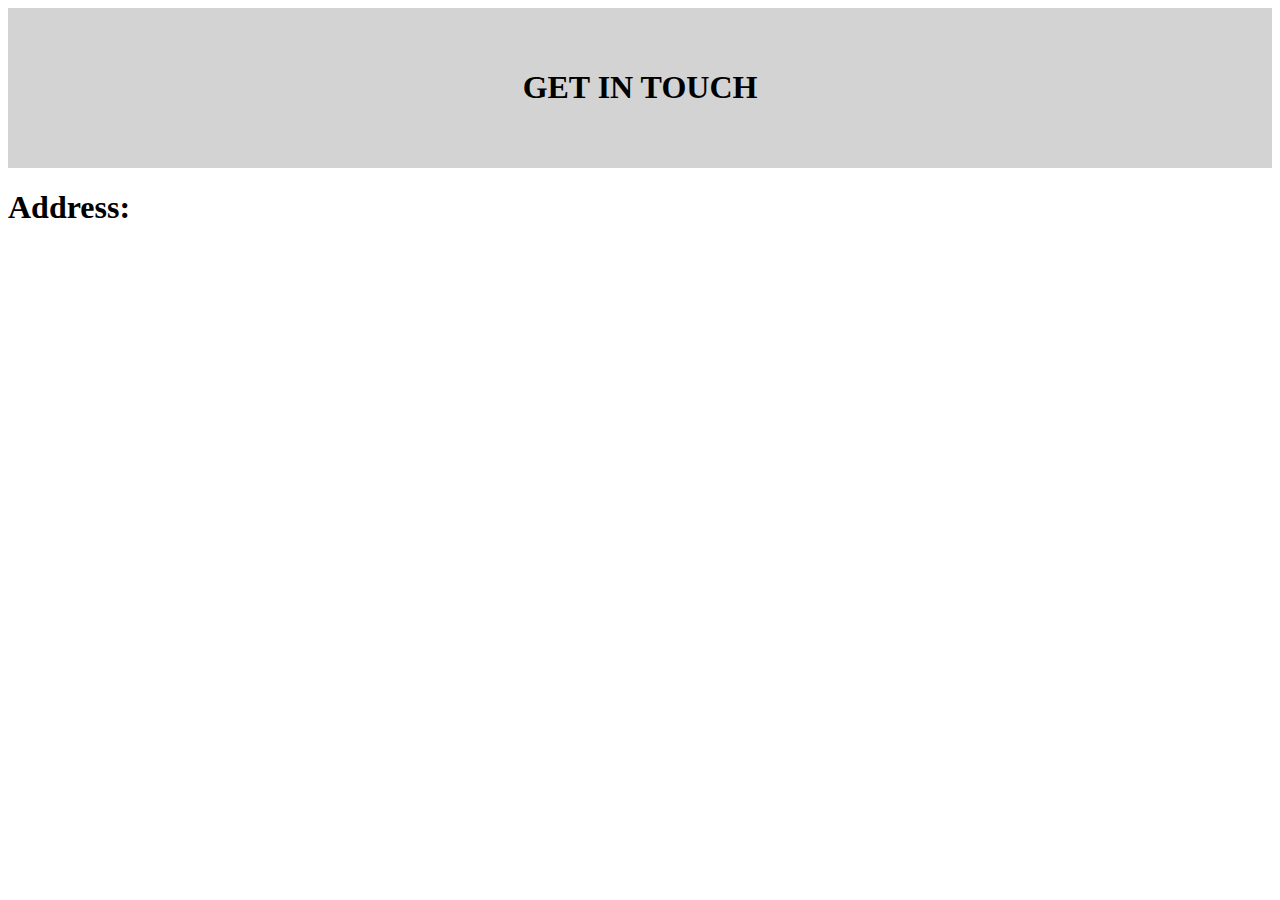
<file: contact.html>
<!DOCTYPE html>
<html lang="en">
 <head>
  <title>Contact Us</title>
 </head>
 <style>
 header
 {
	text-align:center;
    padding:40px;
	background-color:LightGray;
 }
 </style>
 <body>
 <header>
  <h1>GET IN TOUCH</h1>
  </header>
  <main>
  <section>
  <h1>Address:
  </main>
 </body>
</html>
</file>
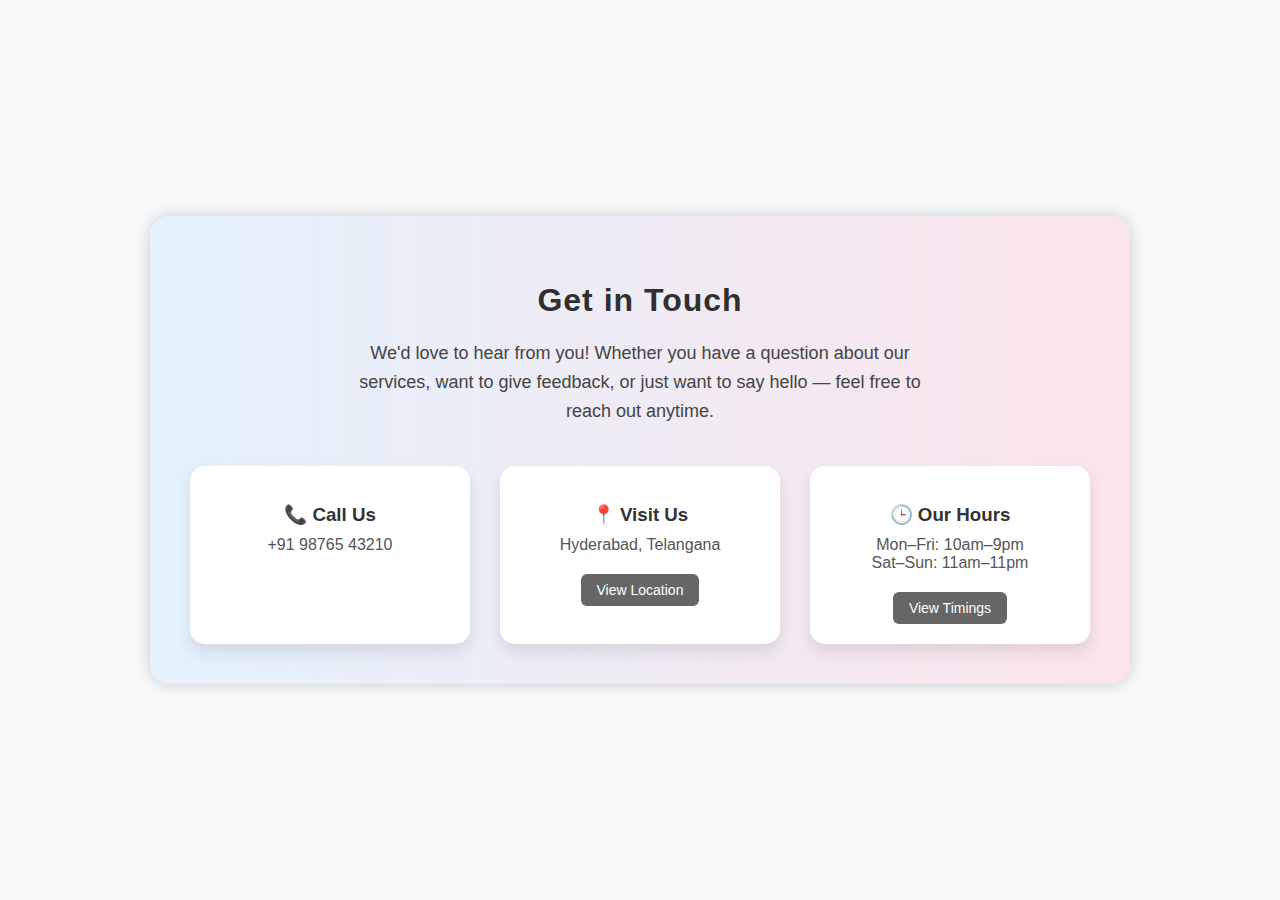
<file: home.html>
<!DOCTYPE html>
<html lang="en">
<head>
  <meta charset="UTF-8">
  <link rel="stylesheet" href="home.css">
</head>
<body>

  <section class="contact-highlight">
    <h2>Get in Touch</h2>
    <p class="intro-text">
      We'd love to hear from you! Whether you have a question about our services, want to give feedback, 
      or just want to say hello — feel free to reach out anytime.
    </p>

    <div class="contact-cards">
      <div class="card">
        <h3>📞 Call Us</h3>
        <p>+91 98765 43210</p>
      </div>

      <div class="card">
        <h3>📍 Visit Us</h3>
        <p>Hyderabad, Telangana</p>
        <a href="location.html" class="contact-btn">View Location</a>
      </div>

      <div class="card">
        <h3>🕒 Our Hours</h3>
        <p>Mon–Fri: 10am–9pm<br>Sat–Sun: 11am–11pm</p>
        <a href="opening.html" class="contact-btn">View Timings</a>
      </div>
    </div>
  </section>

</body>
</html>
</file>
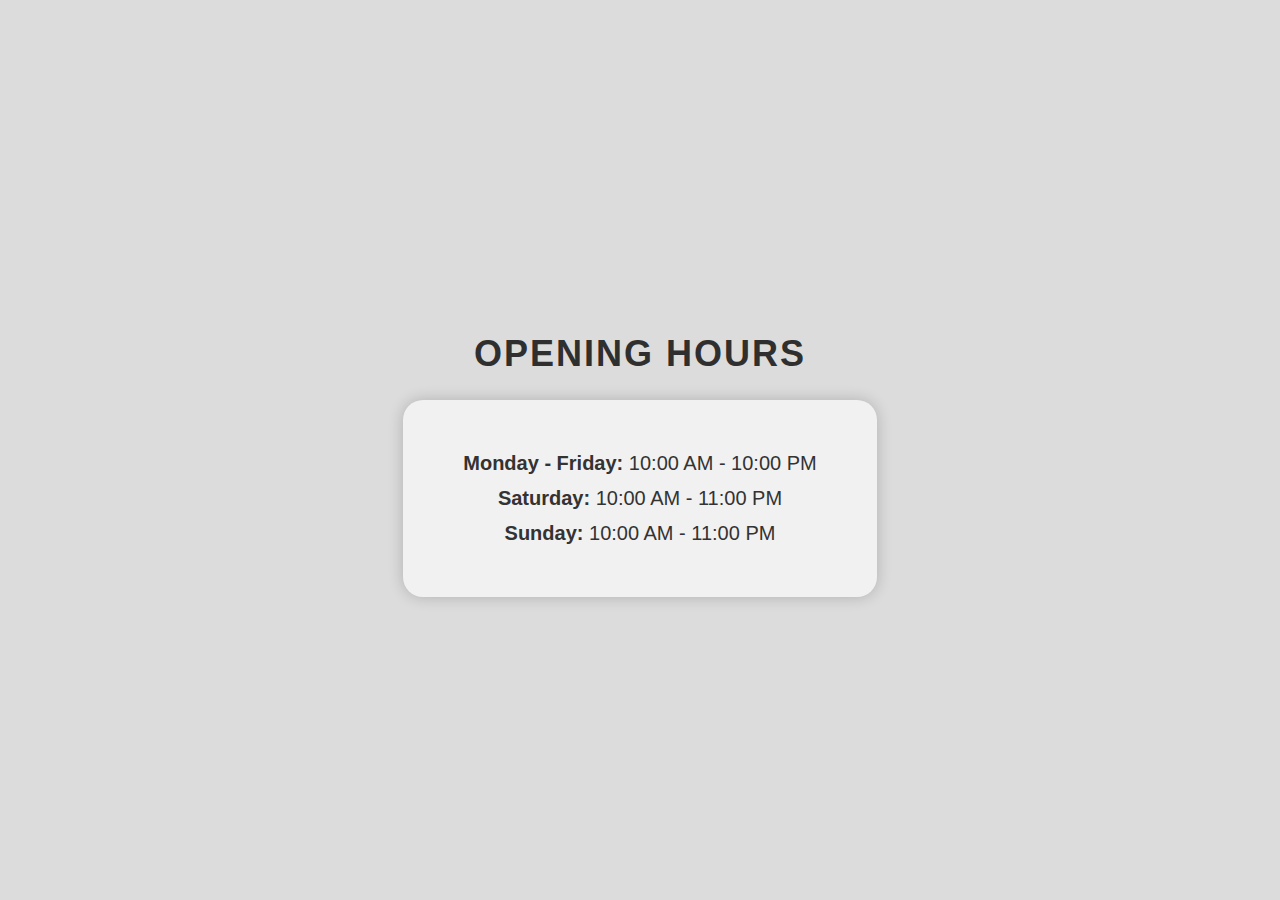
<file: opening.html>
<!DOCTYPE html>
<html>
<head>
    <title>Opening Times</title>
    <link rel="stylesheet" href="opening.css">
</head>
<body>
    <h1>Opening Hours</h1>
    <div class="opening-container">
        <p><strong>Monday - Friday:</strong> 10:00 AM - 10:00 PM</p>
        <p><strong>Saturday:</strong> 10:00 AM - 11:00 PM</p>
        <p><strong>Sunday:</strong> 10:00 AM - 11:00 PM</p>
    </div>
</body>
</html>
</file>
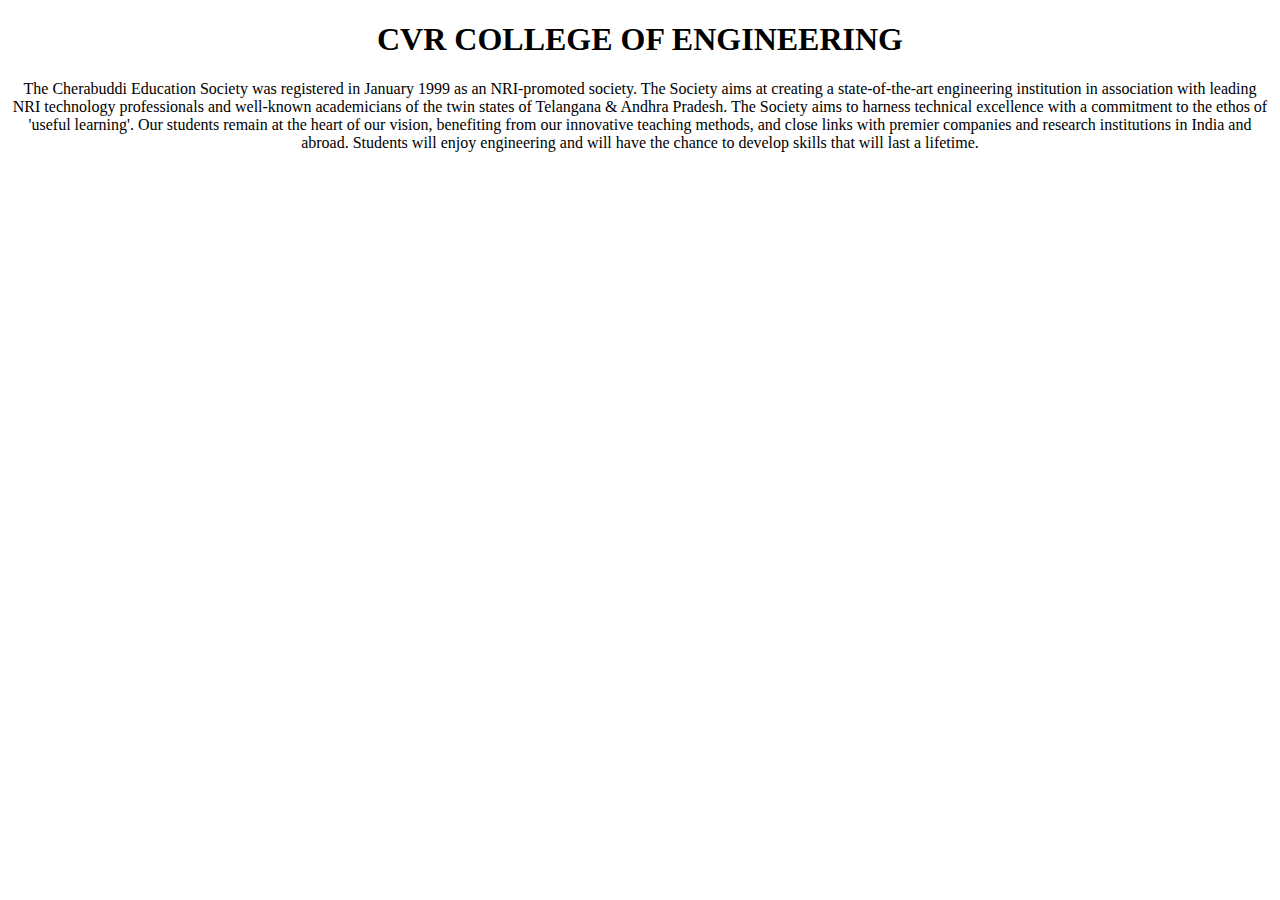
<file: AWT_HTML/Home.html>
<!DOCTYPE html>
<head>
<title>Home</title>
</head>
<style>
body{
text-align:center;
}
</style>
<body>
<h1>CVR COLLEGE OF ENGINEERING</h1>
<p>The Cherabuddi Education Society was registered in January 1999 as an NRI-promoted society. The Society  aims at creating a state-of-the-art engineering institution in association with leading NRI technology professionals and well-known academicians of the twin states of Telangana & Andhra Pradesh.  The Society aims to harness technical excellence with a commitment to the ethos of 'useful learning'. 
Our students remain at the heart of our vision, benefiting from our innovative teaching methods, and close links with premier companies and research institutions in India and abroad. Students will enjoy engineering and will have the chance to develop skills that will last a lifetime.</p>
</body>
</html>
</file>
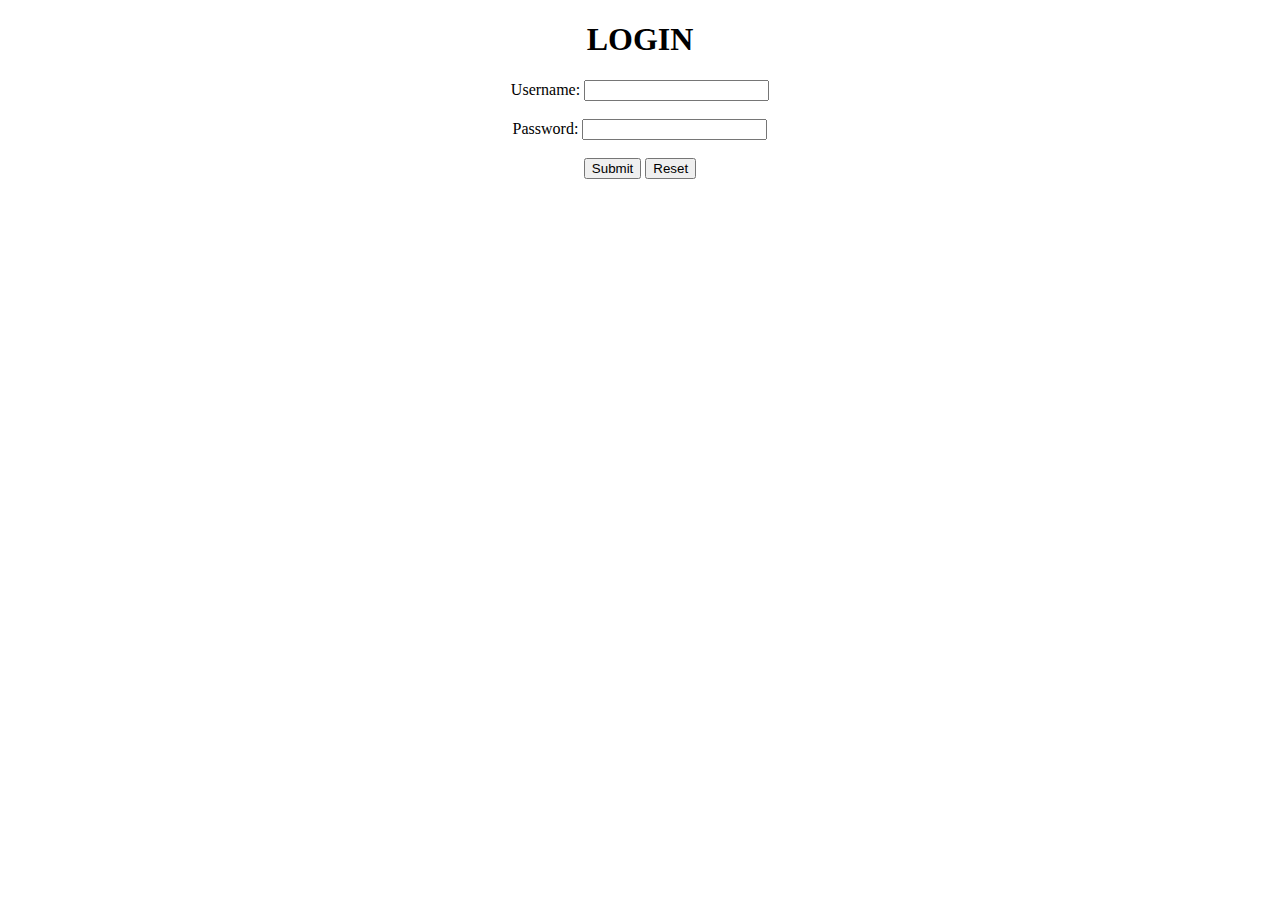
<file: AWT_HTML/Login.html>
<!DOCTYPE html>
<html>
<head>
  <title>Login</title>
</head>
<center>
<body>
<h1>LOGIN</h1>
  <form>
    Username: <input type="text" name="username" /><br /><br />
    Password: <input type="password" name="password" /><br /><br />
    <input type="submit" value="Submit" />
    <input type="reset" value="Reset" />
  </form>
</body>
</center>
</html>
</file>
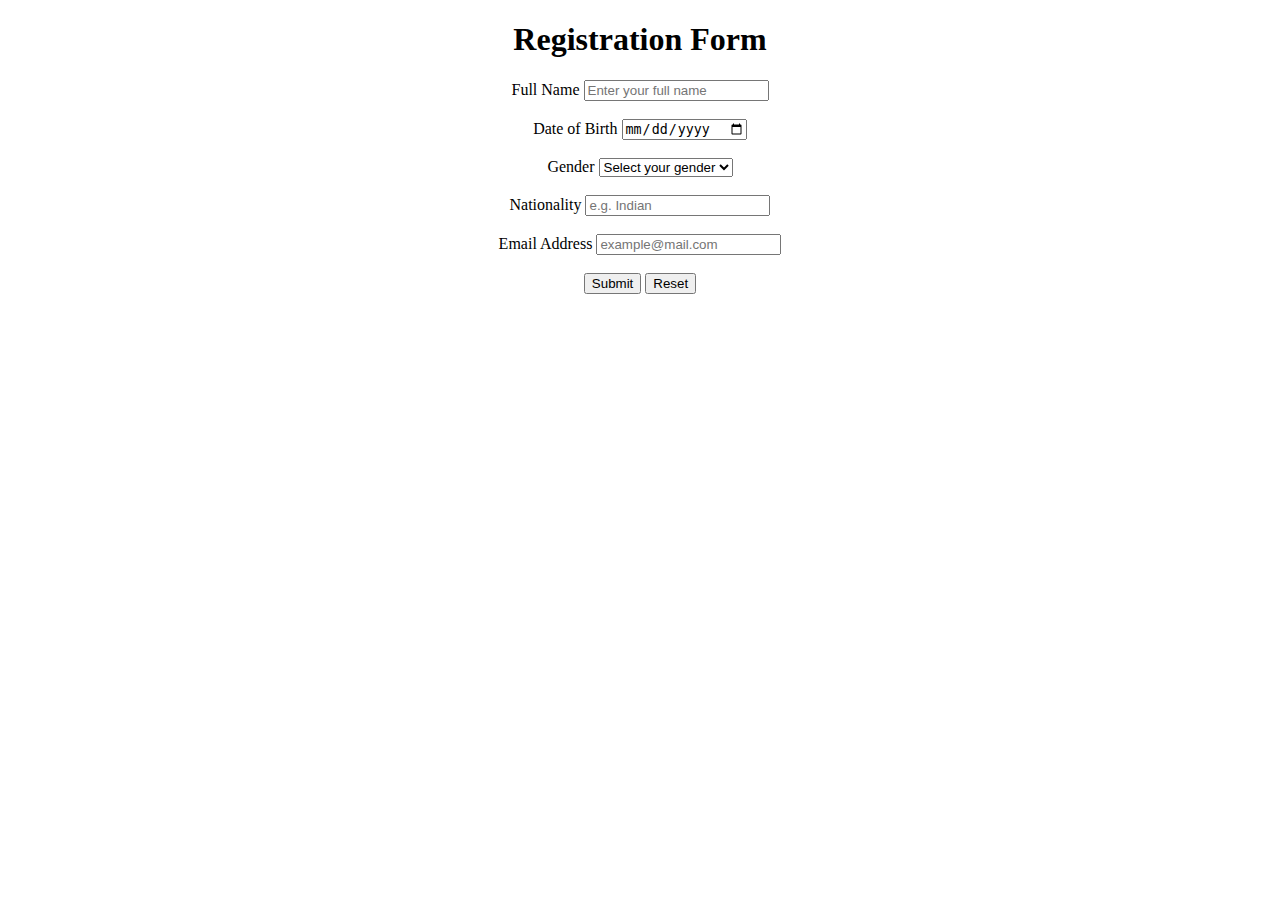
<file: AWT_HTML/Registration.html>
<!DOCTYPE html>
<html>
<head>
<title>Registration</title>
</head>
<center>
<body>
<h1>Registration Form</h1>
<form>
    <label for="fullname">Full Name</label>
    <input type="text" id="fullname" name="fullname"required placeholder="Enter your full name"/><br><br>
    <label for="dob">Date of Birth</label>
    <input type="date" id="dob" name="dob" /><br><br>

    <label for="gender">Gender</label>
    <select id="gender" name="gender" required>
      <option value="" disabled selected>Select your gender</option><br><br>
      <option value="male">Male</option>
      <option value="female">Female</option>
      <option value="other">Other</option>
      <option value="prefer_not_say">Prefer not to say</option>
    </select><br><br>

    <label for="nationality">Nationality</label>
    <input type="text" id="nationality" name="nationality" required placeholder="e.g. Indian" /><br><br>
    <label for="email">Email Address</label>
    <input type="email" id="email" name="email" required placeholder="example@mail.com" /><br><br>
     <input type="submit" value="Submit"/>
    <input type="reset" value="Reset"/>
</form>
</body>
<html>
</file>
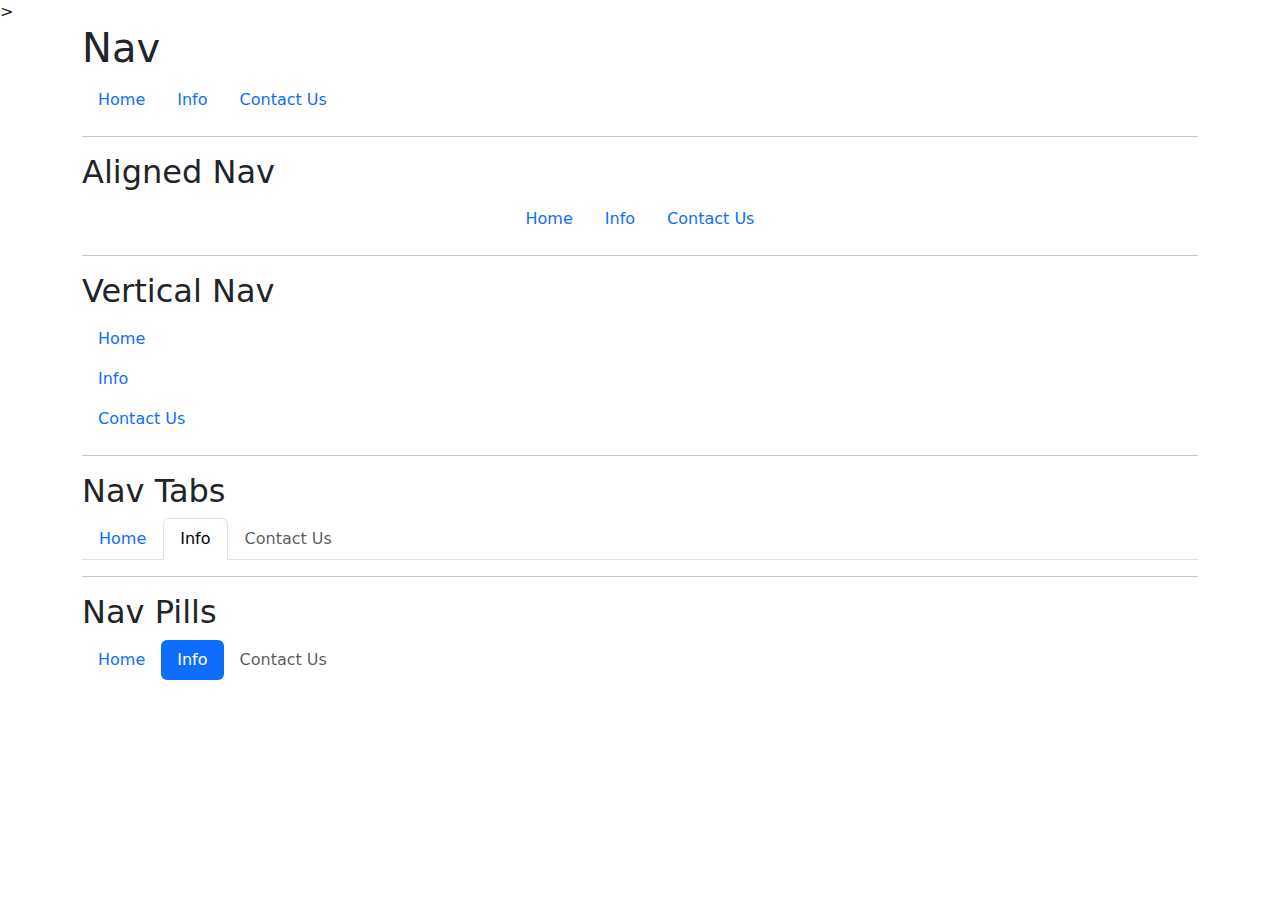
<file: AWT_HTML/mybootstrap/nav.html>
<!DOCTYPE html>
<html lang="en">
 <head>
  <meta charset="utf-8">
  <meta name="viewport" content="width=device-width, initial-scale=1">
  <link rel="stylesheet">
  <link href="https://cdn.jsdelivr.net/npm/bootstrap@5.3.2/dist/css/bootstrap.min.css" rel="stylesheet">
  <script defer src="https://cdn.jsdelivr.net/npm/bootstrap@5.3.7/dist/js/bootstrap.bundle.min.js"></script>>
  <title>Nav</title>
 </head>
 <body>
 <div class="container">
 <h1 class="text-start">Nav</h1>
  <ul class="nav">
  <li class="nav-item">
  <a class="nav-link" href="#">Home</a>
  </li>
  <li class="nav-item">
  <a class="nav-link" href="#">Info</a>
  <li class="nav-item">
  <a class="nav-link" href="#">Contact Us</a>
  </li>
  </ul>
  <hr>
  <h2>Aligned Nav</h2>
  <ul class="nav justify-content-center">
  <li class="nav-item">
  <a class="nav-link" href="#">Home</a>
  </li>
  <li class="nav-item">
  <a class="nav-link" href="#">Info</a>
  <li class="nav-item">
  <a class="nav-link" href="#">Contact Us</a>
  </li>
  </ul>
  <hr>
  <h2>Vertical Nav</h2>
  <ul class="nav flex-column"
  <li class="nav-item">
  <a class="nav-link" href="#">Home</a>
  </li>
  <li class="nav-item">
  <a class="nav-link" href="#">Info</a>
  <li class="nav-item">
  <a class="nav-link" href="#">Contact Us</a>
  </li>
  </ul>
  <hr>
  <h2>Nav Tabs</h2>
  <ul class="nav nav-tabs"
  <li class="nav-item">
  <a class="nav-link" href="#">Home</a>
  </li>
  <li class="nav-item">
  <a class="nav-link  active" href="#">Info</a>
  <li class="nav-item">
  <a class="nav-link disabled" href="#">Contact Us</a>
  </li>
  </ul>
  <hr>
  <h2>Nav Pills</h2>
  <ul class="nav nav-pills">
  <li class="nav-item">
  <a class="nav-link" href="#">Home</a>
  </li>
  <li class="nav-item">
  <a class="nav-link  active" href="#">Info</a>
  <li class="nav-item">
  <a class="nav-link disabled" href="#">Contact Us</a>
  </li>
  </ul>
 </body>
</html>
</file>
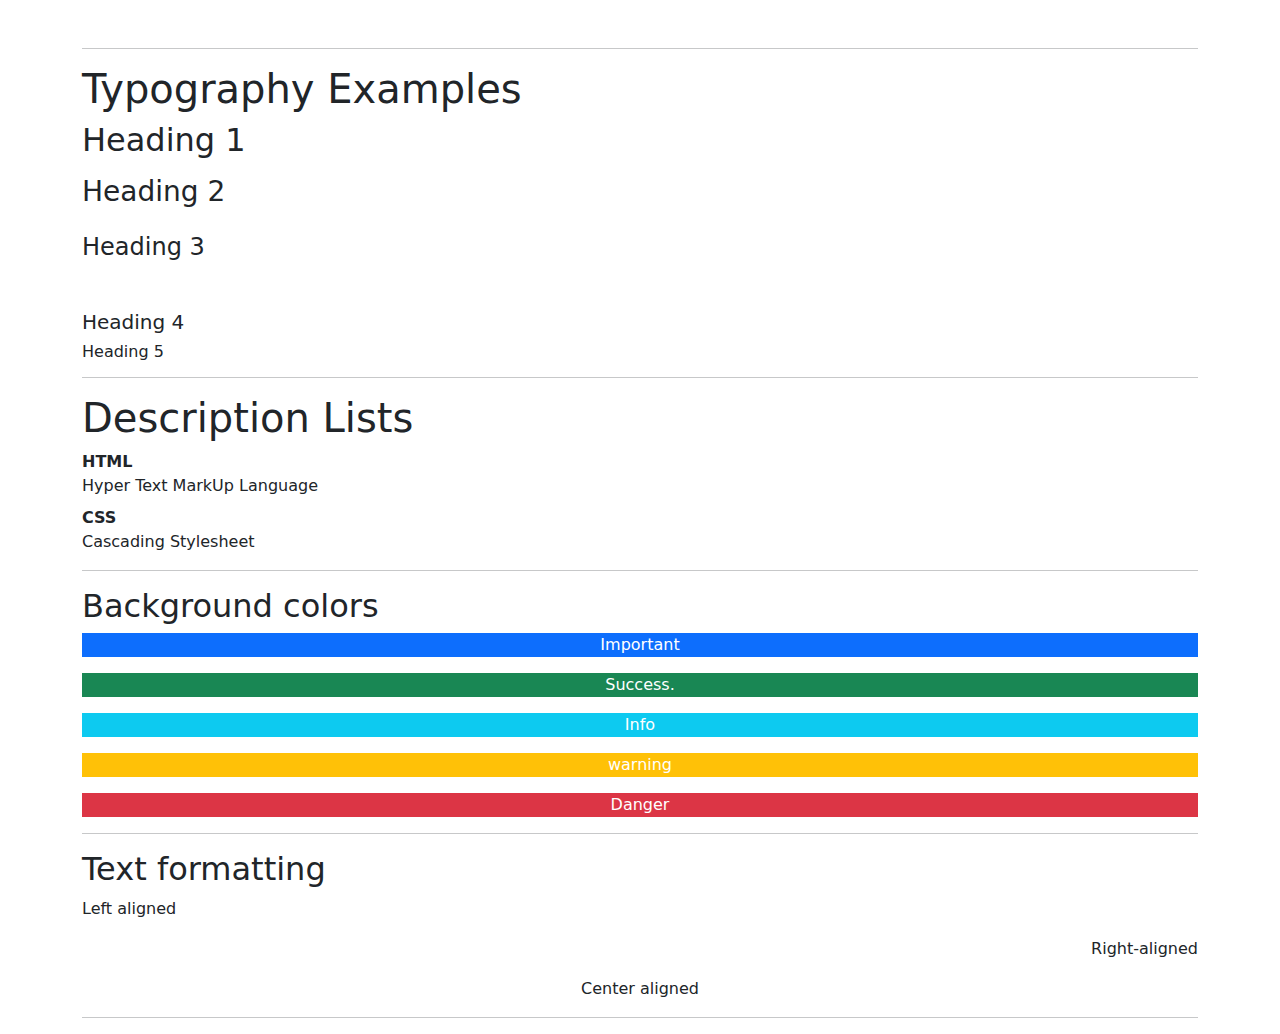
<file: AWT_HTML/mybootstrap/typography.html>
<!DOCTYPE html>
<html>
<head>
<title>Typography</title>
  <meta charset="utf-8">
  <meta name="viewport" content="width=device-width, initial-scale=1">
  <link rel="stylesheet">
  <link href="https://cdn.jsdelivr.net/npm/bootstrap@5.3.2/dist/css/bootstrap.min.css" rel="stylesheet">
    <script defer src="https://cdn.jsdelivr.net/npm/bootstrap@5.3.7/dist/js/bootstrap.bundle.min.js"></script>
  </head>
  <body>
  <div class="container mt-5">
  <hr>
  <h1 class="mb-1">Typography Examples</h1>
  <h2 class="mt-2">Heading 1</h2>
  <h3 class="mt-3">Heading 2</h3>
  <h4 class="mt-4">Heading 3</h4>
  <h5 class="mt-5">Heading 4</h5>
  <h6 class="mt-6">Heading 5</h6>
  <hr>
  <h1>Description Lists</h1>
  <dl>
   <dt>HTML</dt>
   <dd>Hyper Text MarkUp Language</dd>
   <dt>CSS</dt>
   <dd>Cascading Stylesheet</dd>
  </dl>
  <hr>
  <h2>Background colors</h2>
     <p class="bg-primary text-white text-center">Important</p>
    <p class="bg-success text-white text-center">Success.</p>
    <p class="bg-info text-white text-center">Info</p>
    <p class="bg-warning text-white text-center">warning</p>
    <p class="bg-danger text-white text-center">Danger</p>
  <hr>
  <h2>Text formatting</h2>
    <p class="text-start">Left aligned</p>
	<p class="text-end">Right-aligned</p>  
	<p class="text-center">Center aligned</p>
	<hr>
  </div>
  </body>
  </html>
</file>
<file: home.css>
body {
  margin: 0;
  padding: 0;
  font-family: 'Segoe UI', sans-serif;
  background-color: #dcdcdc; /* Ash shade */
  display: flex;
  align-items: center;
  justify-content: center;
  height: 100vh;
}

.contact-highlight {
  background-color: #f1f1f1;
  padding: 40px 60px;
  border-radius: 20px;
  box-shadow: 0 0 15px rgba(0, 0, 0, 0.2);
  text-align: center;
  max-width: 900px;
  width: 90%;
}

.contact-highlight h2 {
  font-size: 36px;
  color: #2f2f2f;
  margin-bottom: 20px;
  letter-spacing: 1px;
}

.intro-text {
  font-size: 18px;
  color: #444;
  max-width: 600px;
  margin: 0 auto 40px auto;
  line-height: 1.6;
}

.contact-cards {
  display: flex;
  gap: 20px;
  justify-content: center;
  flex-wrap: wrap;
}

.card {
  background-color: white;
  padding: 20px 25px;
  border-radius: 12px;
  box-shadow: 0 4px 10px rgba(0,0,0,0.1);
  width: 240px;
  text-align: center;
}

.card h3 {
  margin-bottom: 10px;
  color: #333;
}

.card p {
  margin: 10px 0;
  color: #555;
}

.contact-btn {
  display: inline-block;
  margin-top: 10px;
  padding: 8px 16px;
  background-color: #666;
  color: white;
  border: none;
  border-radius: 6px;
  text-decoration: none;
  font-size: 14px;
  transition: background-color 0.3s;
}

.contact-btn:hover {
  background-color: #444;
}
/* General Reset */
body {
  margin: 0;
  font-family: 'Segoe UI', Tahoma, Geneva, Verdana, sans-serif;
  background-color: #f8f9fa;
  color: #333;
}

/* Section styling */
.contact-highlight {
  padding: 40px;
  text-align: center;
  background: linear-gradient(to right, #e3f2fd, #fce4ec);
  animation: fadeIn 1s ease-in;
}

.contact-highlight h2 {
  font-size: 32px;
  margin-bottom: 20px;
  animation: slideInTop 1s ease-in-out;
}

.intro-text {
  font-size: 18px;
  margin-bottom: 40px;
  max-width: 600px;
  margin-left: auto;
  margin-right: auto;
  animation: fadeIn 1.2s ease-in;
}

/* Card layout */
.contact-cards {
  display: grid;
  grid-template-columns: repeat(auto-fit, minmax(250px, 1fr));
  gap: 30px;
  justify-items: center;
  animation: fadeIn 1.4s ease-in;
}

.card {
  background: white;
  padding: 20px;
  border-radius: 15px;
  box-shadow: 0 8px 16px rgba(0, 0, 0, 0.1);
  transition: transform 0.3s, box-shadow 0.3s;
}

.card:hover {
  transform: translateY(-10px);
  box-shadow: 0 12px 20px rgba(0, 0, 0, 0.2);
}



.contact-btn:hover {
  background-color: #1976d2;
}

/* Animations */
@keyframes fadeIn {
  0% {opacity: 0;}
  100% {opacity: 1;}
}

@keyframes slideInTop {
  0% {transform: translateY(-30px); opacity: 0;}
  100% {transform: translateY(0); opacity: 1;}
}
</file>
<file: opening.css>
body {
    margin: 0;
    padding: 0;
    font-family: 'Segoe UI', sans-serif;
    background-color: #dcdcdc; /* Ash shade */
    display: flex;
    flex-direction: column;
    align-items: center;
    justify-content: center;
    height: 100vh;
}

h1 {
    margin-top: 30px;
    font-size: 36px;
    color: #2f2f2f;
    text-align: center;
    letter-spacing: 2px;
    text-transform: uppercase;
}

.opening-container {
    background-color: #f1f1f1;
    padding: 40px 60px;
    border-radius: 20px;
    box-shadow: 0 0 15px rgba(0,0,0,0.2);
    text-align: center;
}

.opening-container p {
    font-size: 20px;
    color: #333;
    margin: 12px 0;
    font-weight: 500;
}
</file>
